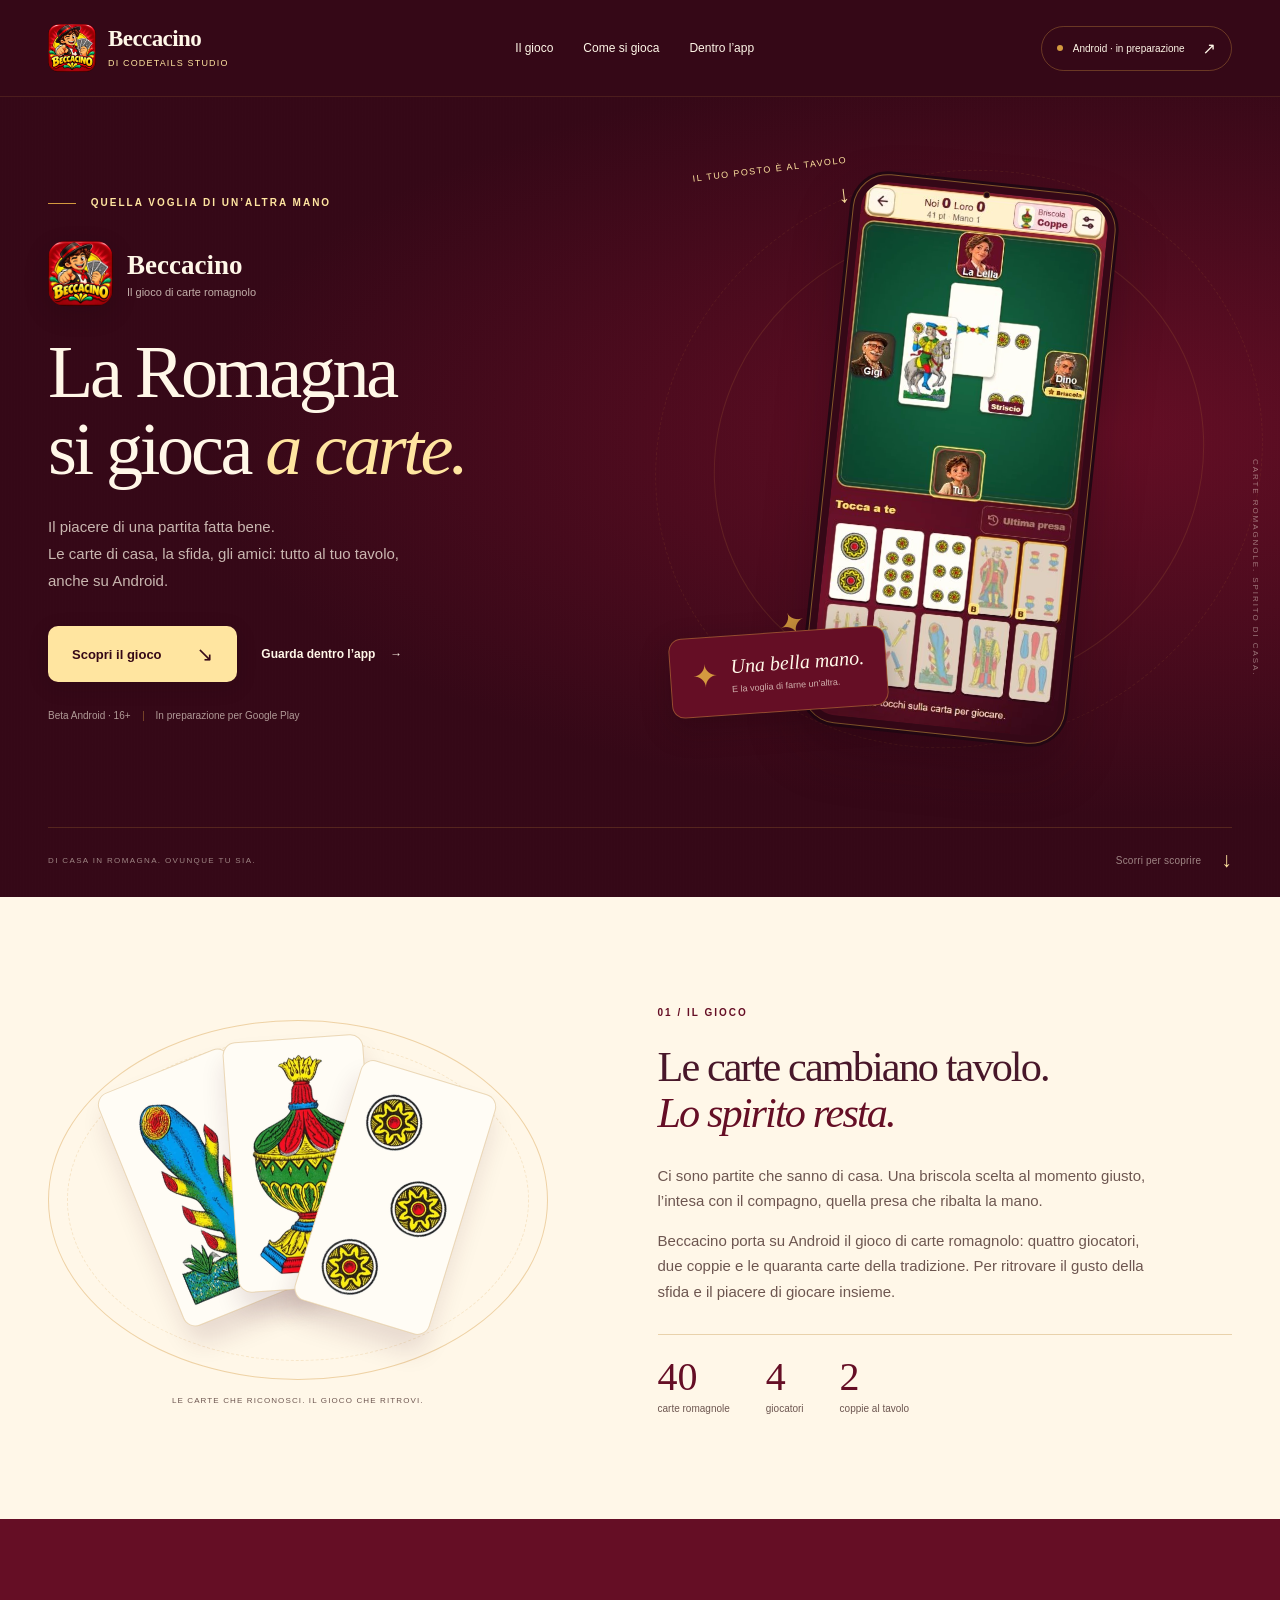
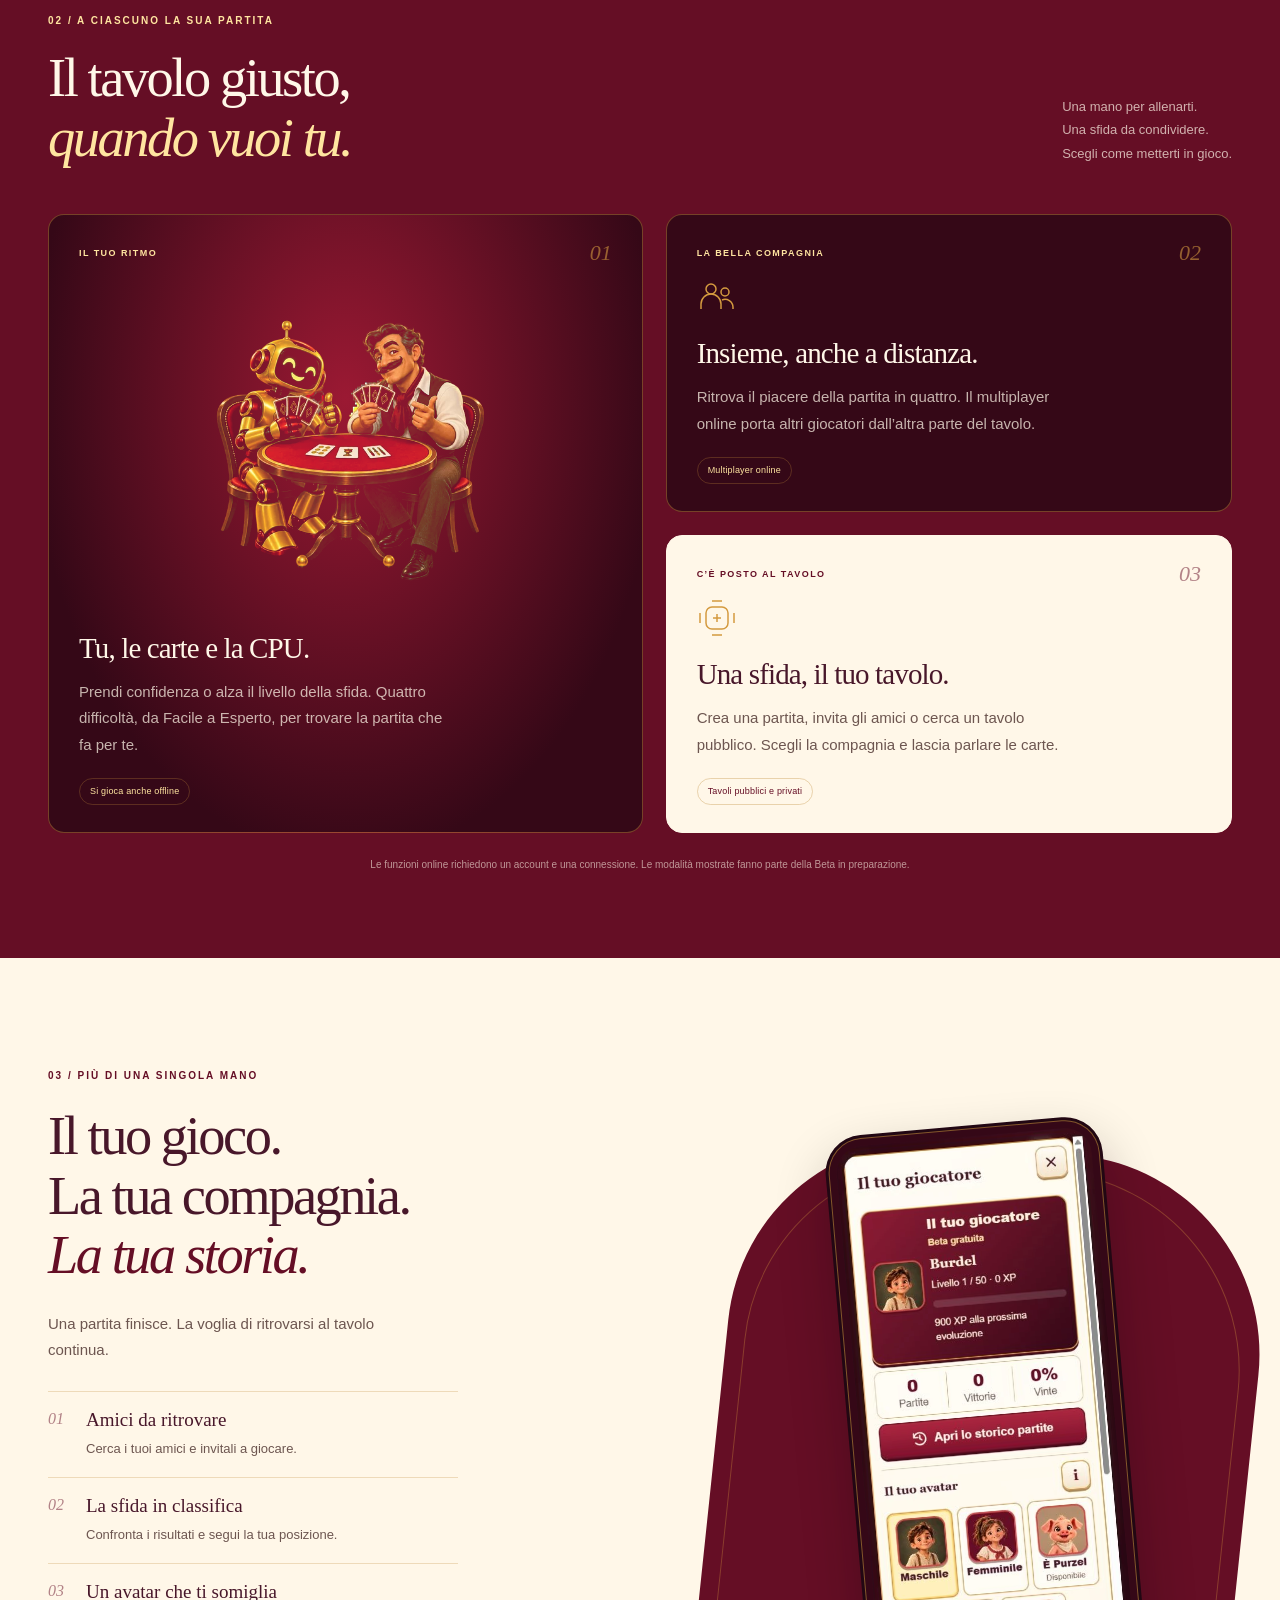
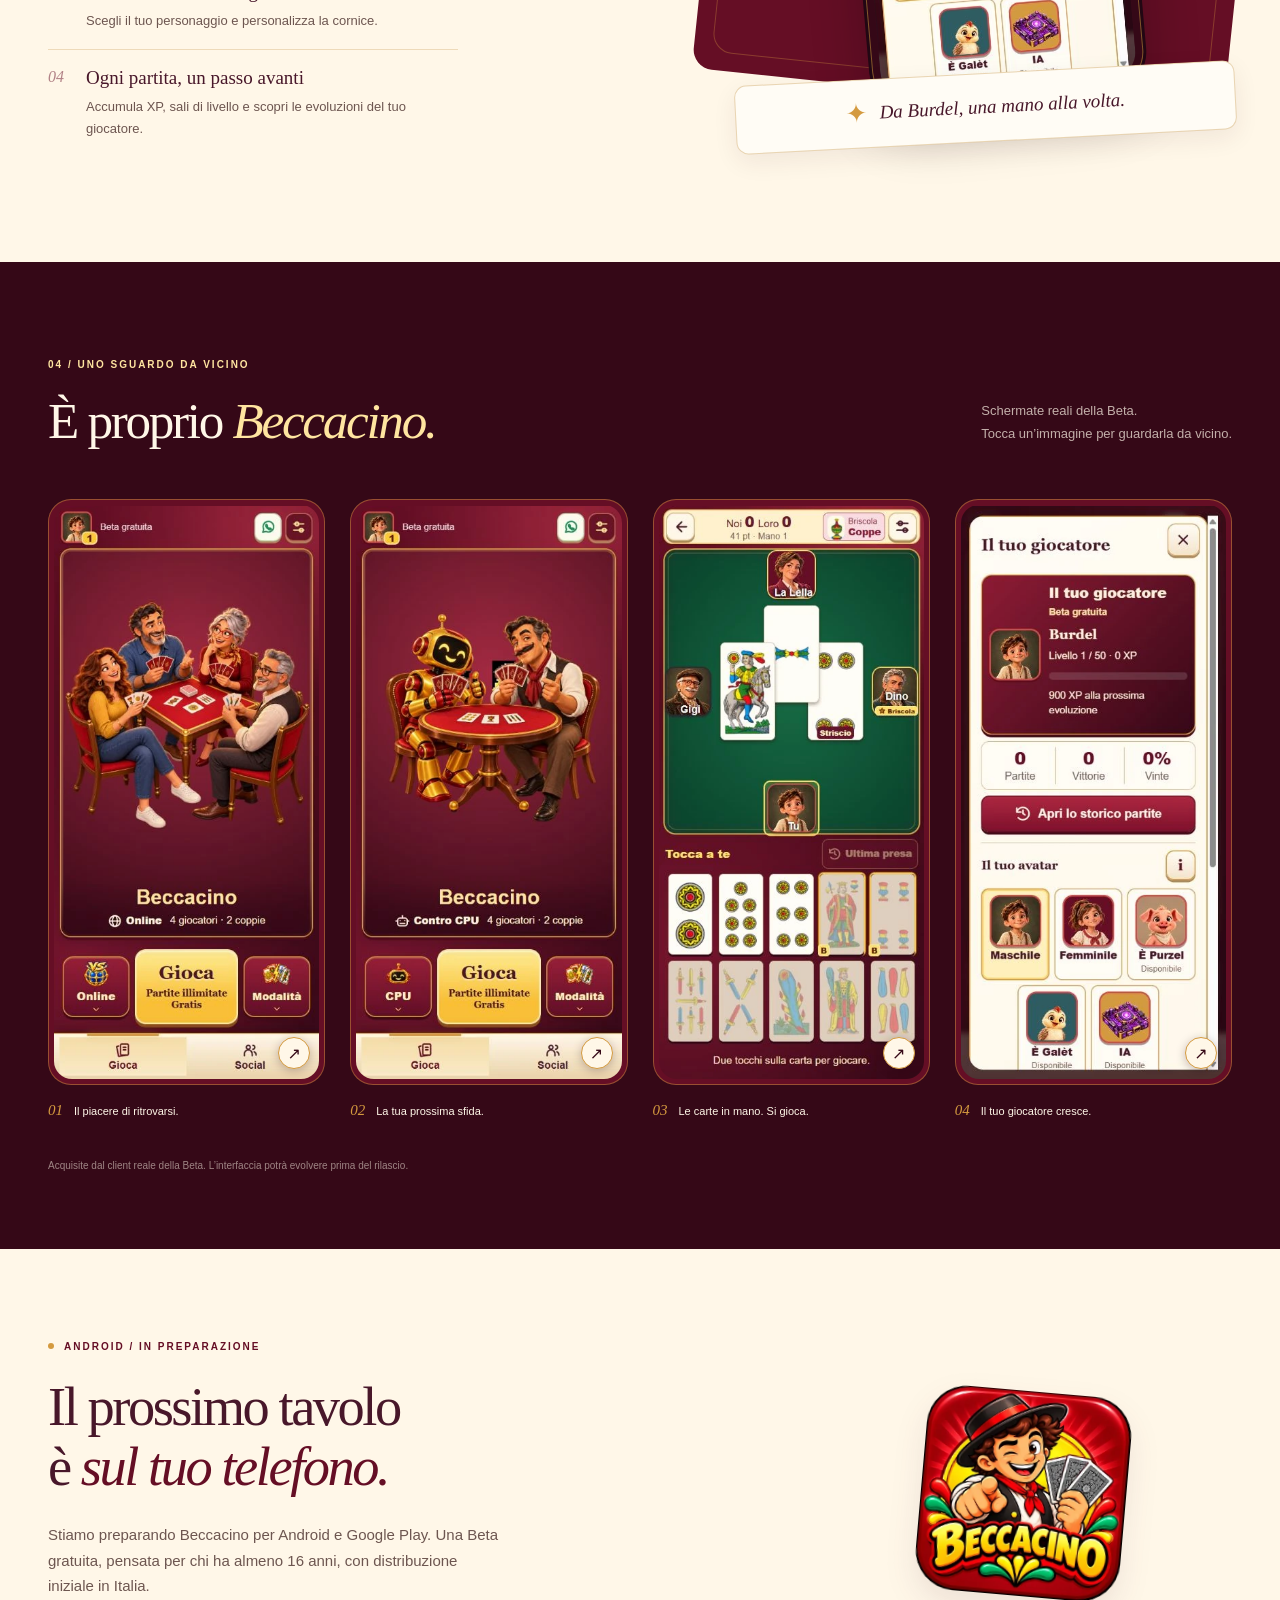
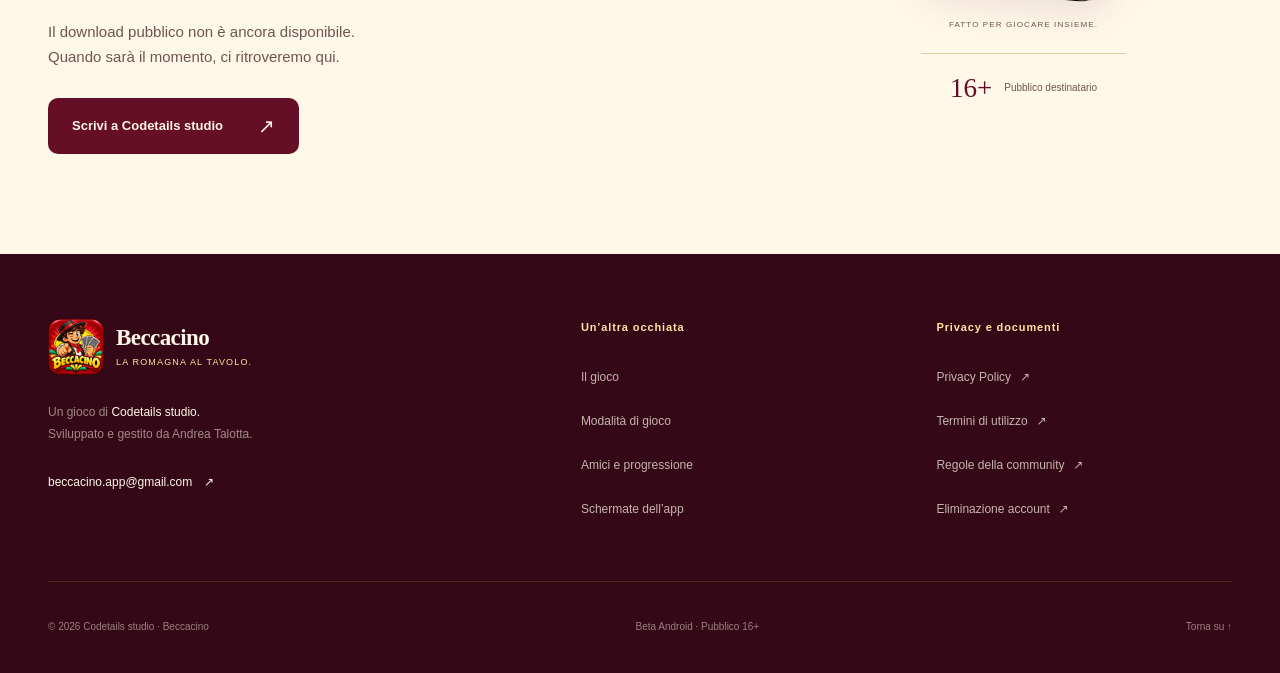
<file: index.html>
<!doctype html>
<html lang="it"><head><meta charset="utf-8"><meta name="viewport" content="width=device-width, initial-scale=1"><meta http-equiv="refresh" content="0;url=/beccacino-homepage/"><link rel="canonical" href="https://codetails-studio.github.io/beccacino-homepage/"><title>Beccacino — Homepage ufficiale</title></head><body><p>La homepage ufficiale di Beccacino è disponibile al <a href="/beccacino-homepage/">nuovo indirizzo</a>.</p></body></html>
</file>
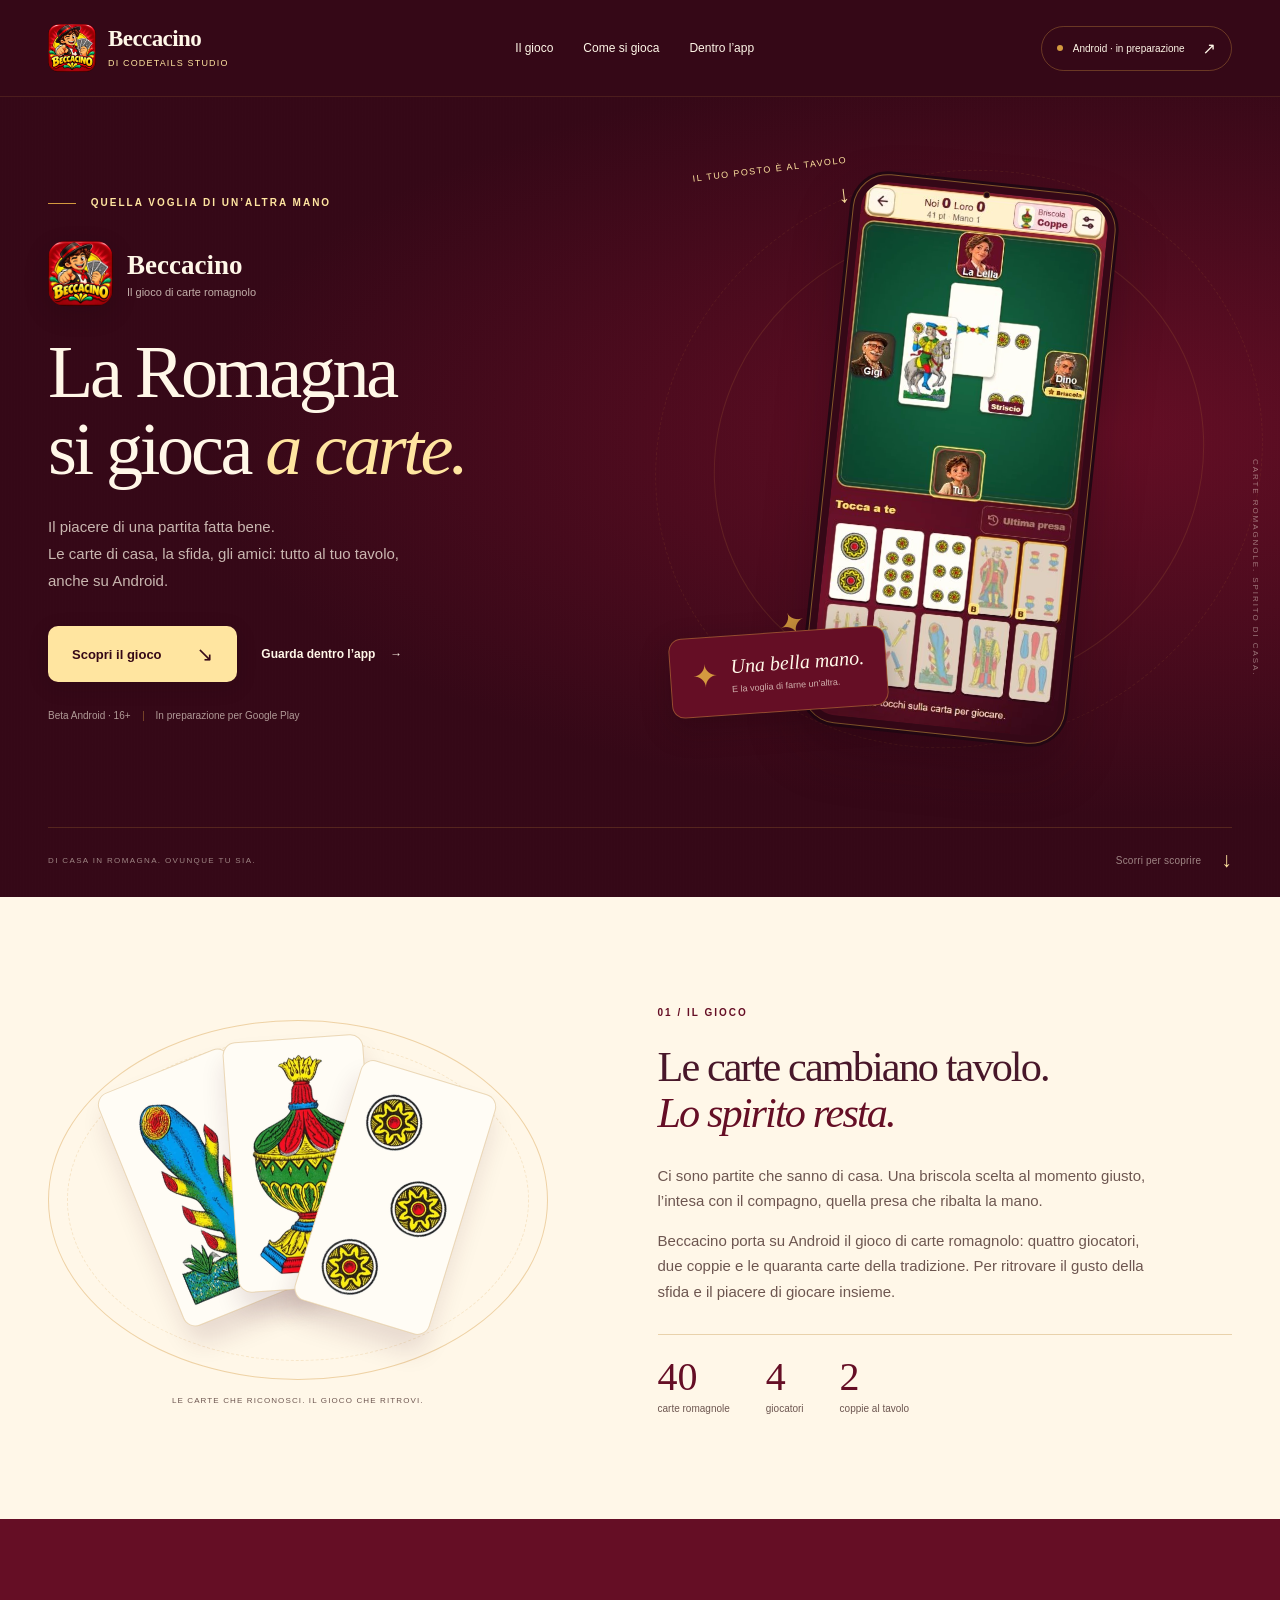
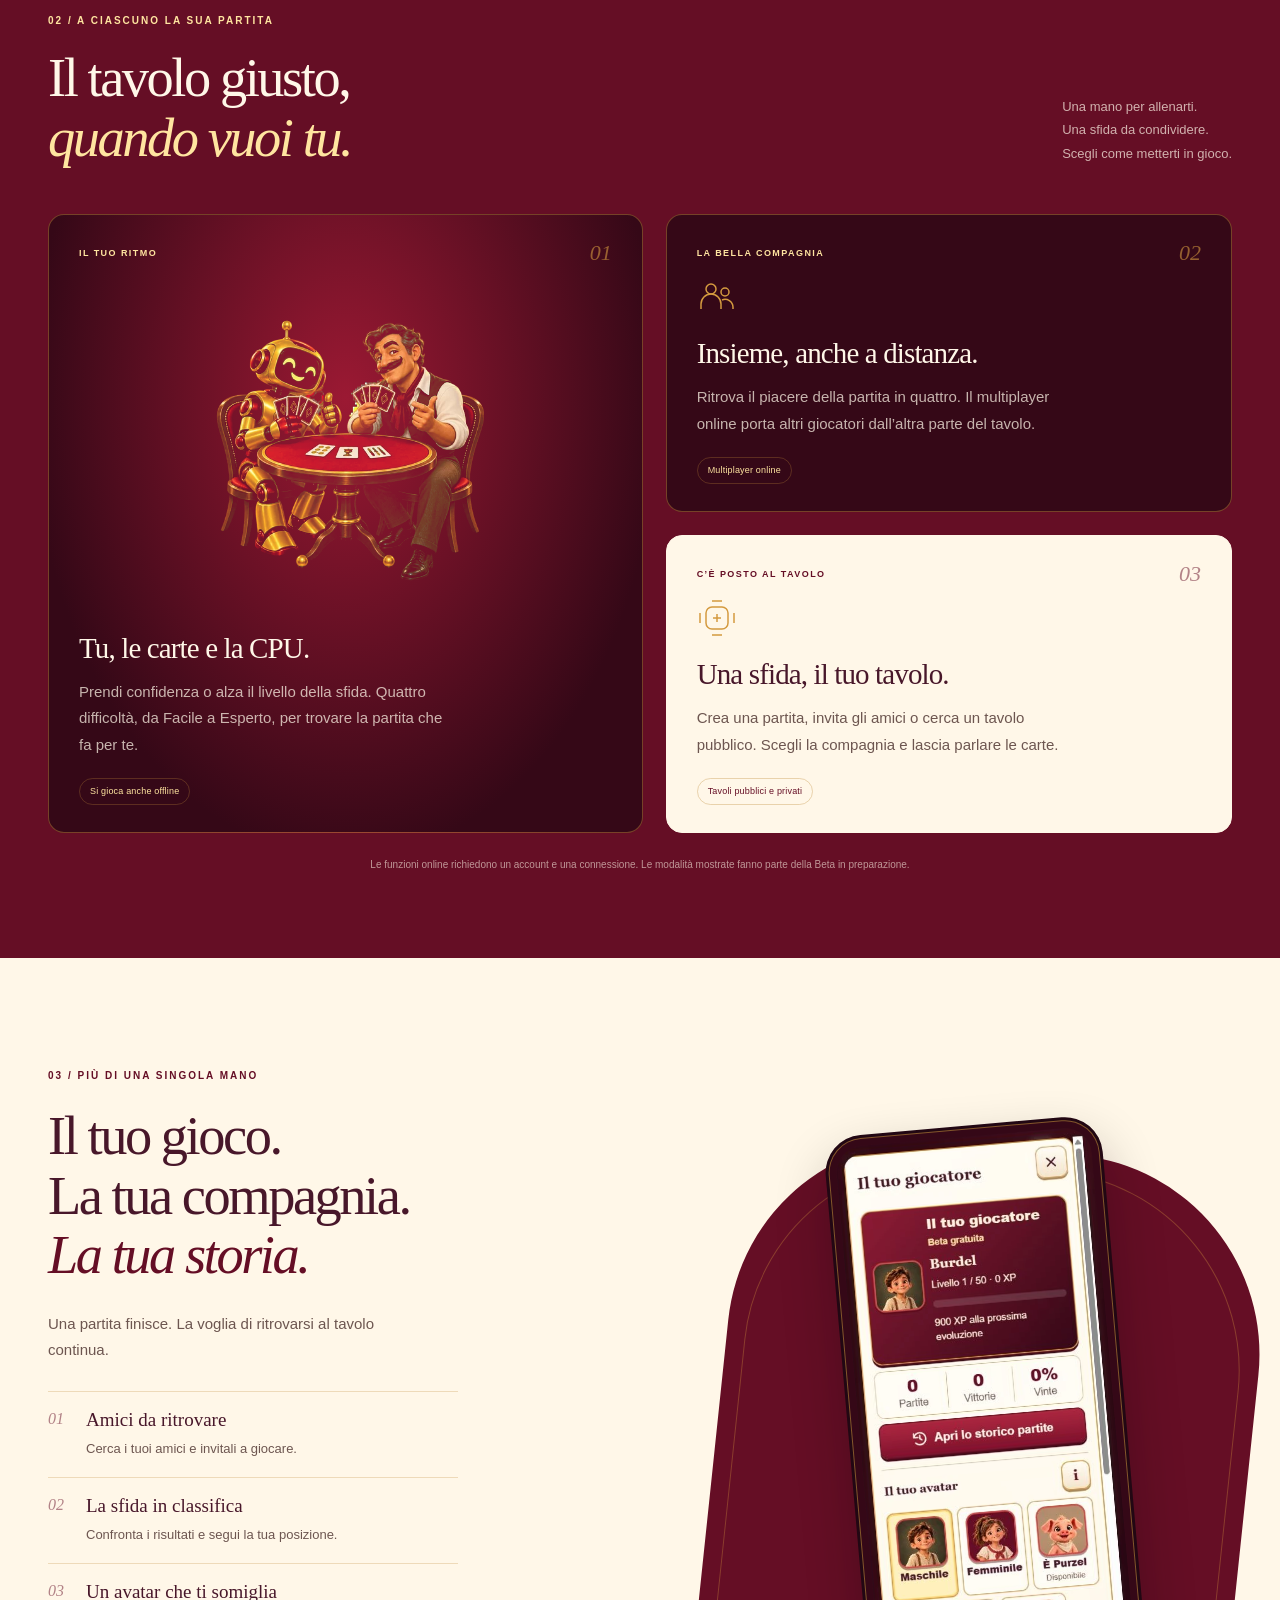
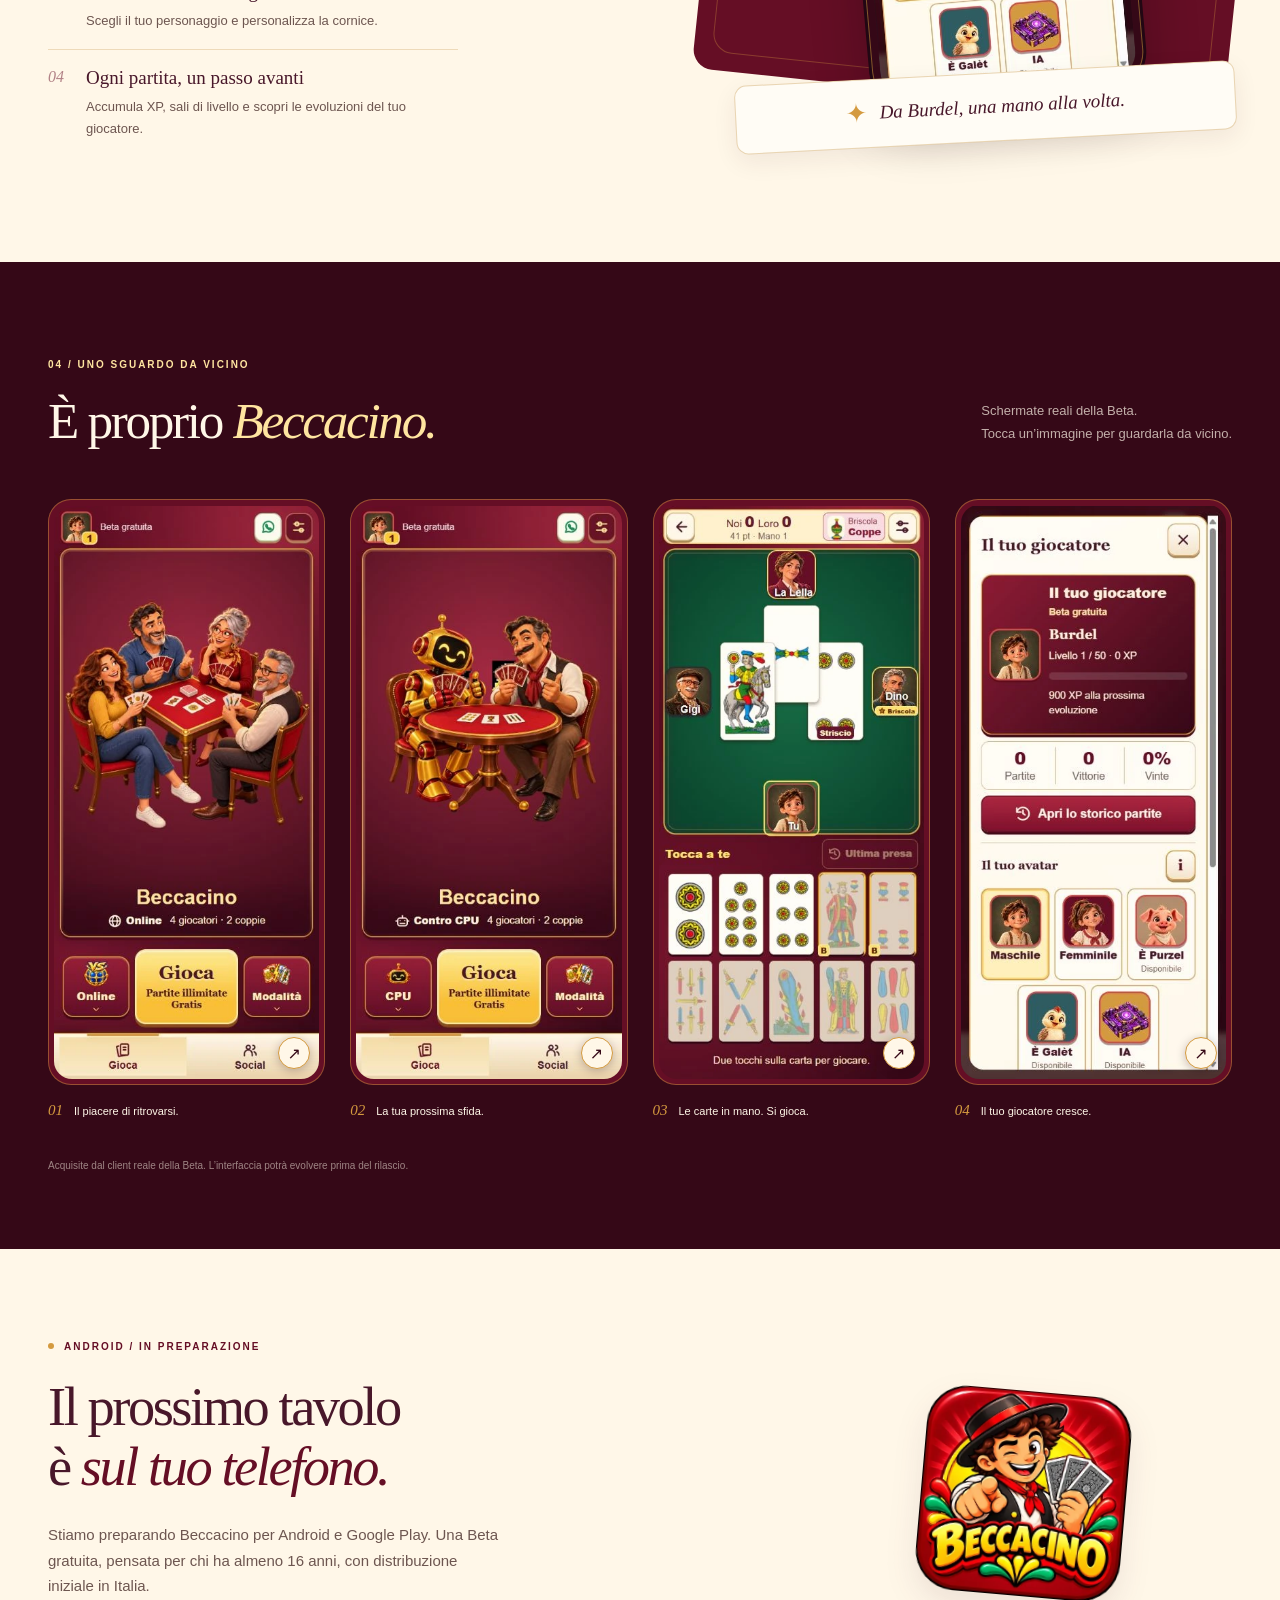
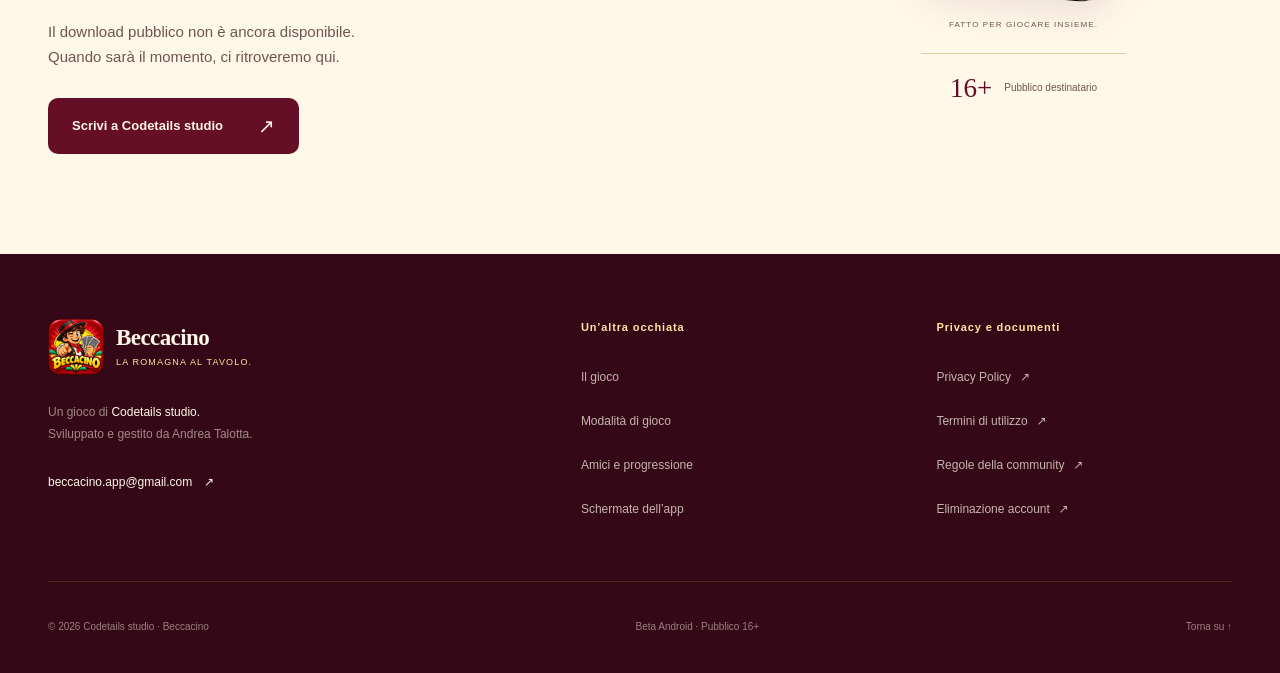
<file: beccacino-homepage/index.html>
<!doctype html>
<html lang="it">
<head>
  <meta charset="utf-8">
  <meta name="viewport" content="width=device-width, initial-scale=1">
  <meta name="theme-color" content="#350817">
  <meta name="description" content="Beccacino, il gioco di carte romagnolo di Codetails studio. Partite contro CPU, tavoli online, amici e progressione. Beta Android 16+, in preparazione per Google Play.">
  <meta name="color-scheme" content="light">
  <meta http-equiv="Content-Security-Policy" content="default-src 'self'; script-src 'self'; style-src 'self'; img-src 'self'; font-src 'self'; connect-src 'none'; object-src 'none'; base-uri 'self'; form-action 'none'">
  <title>Beccacino — La Romagna si gioca a carte.</title>
  <link rel="canonical" href="https://codetails-studio.github.io/beccacino-homepage/">
  <link rel="icon" type="image/png" href="assets/favicon.png">
  <meta property="og:type" content="website">
  <meta property="og:locale" content="it_IT">
  <meta property="og:site_name" content="Beccacino">
  <meta property="og:title" content="Beccacino — La Romagna si gioca a carte.">
  <meta property="og:description" content="Quattro giocatori, due coppie, una bella partita. Scopri il gioco di carte romagnolo di Codetails studio. Android, in preparazione.">
  <meta property="og:url" content="https://codetails-studio.github.io/beccacino-homepage/">
  <meta property="og:image" content="https://codetails-studio.github.io/beccacino-homepage/assets/social-card.jpg">
  <meta property="og:image:width" content="1200">
  <meta property="og:image:height" content="630">
  <meta property="og:image:alt" content="Logo ufficiale Beccacino e titolo La Romagna si gioca a carte">
  <meta name="twitter:card" content="summary_large_image">
  <!-- Search Console: inserire qui il meta tag autentico fornito da Google. -->
  <link rel="preload" as="image" href="assets/app-game.webp">
  <link rel="stylesheet" href="styles.css">
  <script src="site.js" defer></script>
</head>
<body>
  <a class="skip-link" href="#contenuto">Vai al contenuto</a>
  <header class="site-header">
    <div class="header-inner wrap">
      <a class="brand" href="#inizio" aria-label="Beccacino, torna all’inizio">
        <img src="assets/beccacino-logo.webp" alt="" width="48" height="48">
        <span>Beccacino<small>di Codetails studio</small></span>
      </a>
      <nav class="desktop-nav" aria-label="Navigazione principale">
        <a href="#gioco">Il gioco</a><a href="#modalita">Come si gioca</a><a href="#schermate">Dentro l’app</a>
      </nav>
      <a class="header-status" href="#android"><span class="status-dot" aria-hidden="true"></span>Android · in preparazione <span aria-hidden="true">↗</span></a>
      <button class="menu-button" aria-expanded="false" aria-controls="mobile-menu" aria-label="Apri navigazione"><span></span><span></span></button>
    </div>
    <nav id="mobile-menu" class="mobile-menu wrap" aria-label="Navigazione mobile" hidden>
      <a href="#gioco">Il gioco</a><a href="#modalita">Come si gioca</a><a href="#schermate">Dentro l’app</a><a href="#android">Android · in preparazione</a><a href="https://codetails-studio.github.io/beccacino-legal/">Privacy Policy</a>
    </nav>
  </header>
  <main id="contenuto">
    <section class="hero" id="inizio" aria-labelledby="hero-title">
      <div class="hero-grain" aria-hidden="true"></div>
      <div class="hero-content wrap">
        <div class="hero-copy">
          <p class="eyebrow light"><span class="tiny-line"></span> QUELLA VOGLIA DI UN’ALTRA MANO</p>
          <div class="hero-identity"><img src="assets/beccacino-logo.webp" width="76" height="76" alt="Logo ufficiale Beccacino"><div><span>Beccacino</span><small>Il gioco di carte romagnolo</small></div></div>
          <h1 id="hero-title">La Romagna<br> si gioca <em>a carte.</em></h1>
          <p class="hero-description">Il piacere di una partita fatta bene.<br> Le carte di casa, la sfida, gli amici: tutto al tuo tavolo, anche su Android.</p>
          <div class="hero-actions"><a class="button button-gold" href="#modalita">Scopri il gioco <span aria-hidden="true">↘</span></a><a class="text-link light" href="#schermate">Guarda dentro l’app <span aria-hidden="true">→</span></a></div>
          <div class="hero-note"><span>Beta Android · 16+</span><span class="note-divider" aria-hidden="true"></span><span>In preparazione per Google Play</span></div>
        </div>
        <div class="hero-visual">
          <div class="orbit orbit-one" aria-hidden="true"></div><div class="orbit orbit-two" aria-hidden="true"></div>
          <p class="visual-label">IL TUO POSTO È AL TAVOLO <span aria-hidden="true">↓</span></p>
          <div class="hero-phone phone"><img src="assets/app-game.webp" width="390" height="844" alt="Schermata reale di Beccacino: partita contro CPU, carte romagnole e tavolo di gioco" fetchpriority="high"><span class="phone-camera" aria-hidden="true"></span></div>
          <div class="floating-note"><span class="gold-spark" aria-hidden="true">✦</span><div>Una bella mano.<small>E la voglia di farne un’altra.</small></div></div>
          <span class="hero-vertical" aria-hidden="true">CARTE ROMAGNOLE. SPIRITO DI CASA.</span>
        </div>
      </div>
      <div class="hero-bottom wrap"><span>DI CASA IN ROMAGNA. OVUNQUE TU SIA.</span><a href="#gioco" aria-label="Scopri la tradizione del gioco">Scorri per scoprire <span aria-hidden="true">↓</span></a></div>
    </section>

    <section class="tradition section-ivory" id="gioco" aria-labelledby="tradition-title">
      <div class="tradition-inner wrap">
        <div class="tradition-art" aria-hidden="true"><span class="art-circle"></span><span class="card card-one"><img src="assets/bastoni.webp" width="220" height="392" alt="" loading="lazy"></span><span class="card card-two"><img src="assets/coppe.webp" width="220" height="392" alt="" loading="lazy"></span><span class="card card-three"><img src="assets/denari.webp" width="220" height="392" alt="" loading="lazy"></span><span class="art-caption">LE CARTE CHE RICONOSCI. IL GIOCO CHE RITROVI.</span></div>
        <div class="tradition-copy"><p class="eyebrow">01 / IL GIOCO</p><h2 id="tradition-title">Le carte cambiano tavolo.<br> <em>Lo spirito resta.</em></h2><p>Ci sono partite che sanno di casa. Una briscola scelta al momento giusto, l’intesa con il compagno, quella presa che ribalta la mano.</p><p>Beccacino porta su Android il gioco di carte romagnolo: quattro giocatori, due coppie e le quaranta carte della tradizione. Per ritrovare il gusto della sfida e il piacere di giocare insieme.</p><div class="game-numbers" aria-label="Quaranta carte, quattro giocatori, due coppie"><div><strong>40</strong><span>carte romagnole</span></div><div><strong>4</strong><span>giocatori</span></div><div><strong>2</strong><span>coppie al tavolo</span></div></div></div>
      </div>
    </section>

    <section class="modes section-wine" id="modalita" aria-labelledby="modes-title">
      <div class="wrap">
        <div class="section-heading"><div><p class="eyebrow light">02 / A CIASCUNO LA SUA PARTITA</p><h2 id="modes-title">Il tavolo giusto,<br> <em>quando vuoi tu.</em></h2></div><p>Una mano per allenarti.<br> Una sfida da condividere.<br> Scegli come metterti in gioco.</p></div>
        <div class="mode-grid">
          <article class="mode-card mode-cpu"><div class="mode-top"><span class="mode-label">IL TUO RITMO</span><span class="mode-number">01</span></div><div class="cpu-art"><img src="assets/sfida-cpu.webp" alt="Illustrazione originale dell’app: una sfida a carte tra giocatore e CPU" width="500" height="500" loading="lazy"></div><div class="mode-copy"><h3>Tu, le carte e la CPU.</h3><p>Prendi confidenza o alza il livello della sfida. Quattro difficoltà, da Facile a Esperto, per trovare la partita che fa per te.</p><span class="mode-tag">Si gioca anche offline</span></div></article>
          <div class="mode-stack">
            <article class="mode-card mode-online"><div class="mode-top"><span class="mode-label">LA BELLA COMPAGNIA</span><span class="mode-number">02</span></div><svg class="line-icon" viewBox="0 0 40 40" fill="none" stroke="currentColor" stroke-width="1.5" aria-hidden="true"><circle cx="14" cy="12" r="5"/><circle cx="28" cy="15" r="4"/><path d="M4 32v-5a10 10 0 0 1 20 0v5M25 23a8 8 0 0 1 11 7v2"/></svg><div class="mode-copy"><h3>Insieme, anche a distanza.</h3><p>Ritrova il piacere della partita in quattro. Il multiplayer online porta altri giocatori dall’altra parte del tavolo.</p><span class="mode-tag">Multiplayer online</span></div></article>
            <article class="mode-card mode-rooms"><div class="mode-top"><span class="mode-label">C’È POSTO AL TAVOLO</span><span class="mode-number">03</span></div><svg class="line-icon" viewBox="0 0 40 40" fill="none" stroke="currentColor" stroke-width="1.5" aria-hidden="true"><rect x="9" y="9" width="22" height="22" rx="6"/><path d="M15 3h10M15 37h10M3 15v10M37 15v10M16 20h8M20 16v8"/></svg><div class="mode-copy"><h3>Una sfida, il tuo tavolo.</h3><p>Crea una partita, invita gli amici o cerca un tavolo pubblico. Scegli la compagnia e lascia parlare le carte.</p><span class="mode-tag">Tavoli pubblici e privati</span></div></article>
          </div>
        </div>
        <p class="section-footnote">Le funzioni online richiedono un account e una connessione. Le modalità mostrate fanno parte della Beta in preparazione.</p>
      </div>
    </section>

    <section class="social section-ivory" id="compagnia" aria-labelledby="social-title">
      <div class="social-inner wrap">
        <div class="social-copy"><p class="eyebrow">03 / PIÙ DI UNA SINGOLA MANO</p><h2 id="social-title">Il tuo gioco.<br> La tua compagnia.<br> <em>La tua storia.</em></h2><p class="social-intro">Una partita finisce. La voglia di ritrovarsi al tavolo continua.</p><div class="social-features"><article><span>01</span><div><h3>Amici da ritrovare</h3><p>Cerca i tuoi amici e invitali a giocare.</p></div></article><article><span>02</span><div><h3>La sfida in classifica</h3><p>Confronta i risultati e segui la tua posizione.</p></div></article><article><span>03</span><div><h3>Un avatar che ti somiglia</h3><p>Scegli il tuo personaggio e personalizza la cornice.</p></div></article><article><span>04</span><div><h3>Ogni partita, un passo avanti</h3><p>Accumula XP, sali di livello e scopri le evoluzioni del tuo giocatore.</p></div></article></div></div>
        <div class="social-visual"><div class="social-backdrop" aria-hidden="true"></div><div class="social-phone phone"><img src="assets/app-profile.webp" width="390" height="844" alt="Schermata reale del profilo Beccacino con livello, XP, statistiche e scelta degli avatar" loading="lazy"></div><p class="social-caption"><span class="gold-spark" aria-hidden="true">✦</span> Da Burdel, una mano alla volta.</p></div>
      </div>
    </section>

    <section class="screens section-wine" id="schermate" aria-labelledby="screens-title">
      <div class="wrap"><div class="section-heading"><div><p class="eyebrow light">04 / UNO SGUARDO DA VICINO</p><h2 id="screens-title">È proprio <em>Beccacino.</em></h2></div><p>Schermate reali della Beta.<br> Tocca un’immagine per guardarla da vicino.</p></div>
        <div class="gallery" aria-label="Galleria di quattro schermate reali" tabindex="0">
          <figure><button class="screen-button" data-screen="0" aria-label="Ingrandisci schermata: il tavolo online"><img src="assets/app-home.webp" width="390" height="844" alt="Home Beccacino con la modalità online e quattro amici al tavolo" loading="lazy"><span class="screen-expand" aria-hidden="true">↗</span></button><figcaption><span>01</span>Il piacere di ritrovarsi.</figcaption></figure>
          <figure><button class="screen-button" data-screen="1" aria-label="Ingrandisci schermata: la sfida CPU"><img src="assets/app-cpu.webp" width="390" height="844" alt="Home Beccacino con la modalità contro CPU selezionata" loading="lazy"><span class="screen-expand" aria-hidden="true">↗</span></button><figcaption><span>02</span>La tua prossima sfida.</figcaption></figure>
          <figure><button class="screen-button" data-screen="2" aria-label="Ingrandisci schermata: una partita"><img src="assets/app-game.webp" width="390" height="844" alt="Una partita autentica contro CPU con le carte romagnole" loading="lazy"><span class="screen-expand" aria-hidden="true">↗</span></button><figcaption><span>03</span>Le carte in mano. Si gioca.</figcaption></figure>
          <figure><button class="screen-button" data-screen="3" aria-label="Ingrandisci schermata: il tuo giocatore"><img src="assets/app-profile.webp" width="390" height="844" alt="Profilo giocatore con XP, statistiche e avatar" loading="lazy"><span class="screen-expand" aria-hidden="true">↗</span></button><figcaption><span>04</span>Il tuo giocatore cresce.</figcaption></figure>
        </div><div class="gallery-footer"><p>Acquisite dal client reale della Beta. L’interfaccia potrà evolvere prima del rilascio.</p><div class="gallery-arrows"><button data-gallery-step="-1" aria-label="Scorri alle schermate precedenti">←</button><button data-gallery-step="1" aria-label="Scorri alle schermate successive">→</button></div></div>
      </div>
    </section>

    <section class="availability section-ivory" id="android" aria-labelledby="android-title"><div class="wrap availability-inner"><div class="availability-copy"><p class="eyebrow"><span class="status-dot" aria-hidden="true"></span> ANDROID / IN PREPARAZIONE</p><h2 id="android-title">Il prossimo tavolo<br> è <em>sul tuo telefono.</em></h2><p>Stiamo preparando Beccacino per Android e Google Play. Una Beta gratuita, pensata per chi ha almeno 16 anni, con distribuzione iniziale in Italia.</p><p class="release-note">Il download pubblico non è ancora disponibile.<br> Quando sarà il momento, ci ritroveremo qui.</p><a class="button button-wine" href="mailto:beccacino.app@gmail.com">Scrivi a Codetails studio <span aria-hidden="true">↗</span></a></div><div class="availability-mark"><img src="assets/beccacino-logo.webp" alt="Beccacino" width="240" height="240" loading="lazy"><span>FATTO PER GIOCARE INSIEME.</span><span class="age-mark">16+ <small>Pubblico destinatario</small></span></div></div></section>
  </main>
  <footer class="site-footer"><div class="wrap"><div class="footer-main"><div class="footer-brand"><a class="brand" href="#inizio"><img src="assets/beccacino-logo.webp" width="56" height="56" alt=""><span>Beccacino<small>La Romagna al tavolo.</small></span></a><p>Un gioco di <strong>Codetails studio.</strong><br> Sviluppato e gestito da Andrea Talotta.</p><a class="footer-email" href="mailto:beccacino.app@gmail.com">beccacino.app@gmail.com <span aria-hidden="true">↗</span></a></div><nav aria-label="Esplora Beccacino"><h2>Un’altra occhiata</h2><a href="#gioco">Il gioco</a><a href="#modalita">Modalità di gioco</a><a href="#compagnia">Amici e progressione</a><a href="#schermate">Schermate dell’app</a></nav><nav aria-label="Privacy e documenti"><h2>Privacy e documenti</h2><a href="https://codetails-studio.github.io/beccacino-legal/">Privacy Policy <span aria-hidden="true">↗</span></a><a href="https://codetails-studio.github.io/beccacino-legal/terms.html">Termini di utilizzo <span aria-hidden="true">↗</span></a><a href="https://codetails-studio.github.io/beccacino-legal/community.html">Regole della community <span aria-hidden="true">↗</span></a><a href="https://codetails-studio.github.io/beccacino-legal/delete-account.html">Eliminazione account <span aria-hidden="true">↗</span></a></nav></div><div class="footer-bottom"><span>© 2026 Codetails studio · Beccacino</span><span>Beta Android · Pubblico 16+</span><a href="#inizio">Torna su ↑</a></div></div></footer>
  <dialog class="image-dialog" aria-labelledby="image-caption"><div class="dialog-toolbar"><p id="image-caption"></p><button class="dialog-close" aria-label="Chiudi immagine">✕</button></div><img id="dialog-image" alt=""><div class="dialog-navigation"><button data-dialog-step="-1" aria-label="Schermata precedente">←</button><span id="image-count" aria-live="polite"></span><button data-dialog-step="1" aria-label="Schermata successiva">→</button></div></dialog>
</body>
</html>
</file>
<file: beccacino-homepage/styles.css>
/* Exact palette from SBECCHIAMO src/client/styles.css, --mp-* foundations. */
:root{--wine:#650e25;--deep:#350817;--red:#9b1933;--ivory:#fff7e8;--ivory-light:#fffcf5;--gold:#d49a3f;--gold-light:#ffe5a0;--ink:#48172a;--muted:#6d5650;--line:#d4ad70;--radius:16px;--font-body:Arial,Helvetica,system-ui,sans-serif;--font-display:Georgia,'Times New Roman',serif;color:var(--ink);background:var(--deep);font-family:var(--font-body);font-size:16px;font-synthesis:none;scroll-behavior:smooth;scroll-padding-top:100px}
*{box-sizing:border-box}body{margin:0}a{color:inherit;text-underline-offset:5px}button{font:inherit;color:inherit;cursor:pointer}button,a{-webkit-tap-highlight-color:transparent}button{touch-action:manipulation}img{display:block;max-width:100%;height:auto}h1,h2,h3,p,figure{margin:0}button:focus-visible,a:focus-visible,[tabindex]:focus-visible{outline:3px solid var(--gold);outline-offset:6px}button:disabled{opacity:.4;cursor:default}[hidden]{display:none!important}::selection{background:var(--gold);color:var(--deep)}.wrap{width:min(1200px,calc(100% - 96px));margin-inline:auto}.section-ivory{background:var(--ivory)}.section-wine{color:var(--ivory);background:var(--deep)}h1,h2,h3{font-family:var(--font-display);font-weight:400}h1,h2{letter-spacing:-.045em}h1 em,h2 em{font-weight:400}h2{font-size:clamp(38px,4.25vw,60px);line-height:1.1}p{line-height:1.7}a{text-decoration:none}.eyebrow{font-size:10px;font-weight:700;letter-spacing:.2em;line-height:1.5;color:var(--wine);margin-bottom:24px}.eyebrow.light{color:var(--gold-light)}.tiny-line{display:inline-block;width:28px;height:1px;background:var(--gold);vertical-align:middle;margin-right:10px}.button{display:inline-flex;align-items:center;justify-content:space-between;gap:35px;min-height:56px;padding:17px 23px;border:1px solid transparent;border-radius:10px;font-size:13px;font-weight:700;transition:transform .2s,background .2s,box-shadow .2s}.button:hover{transform:translateY(-3px)}.button span{font-size:20px;font-weight:400;line-height:1}.button-gold{color:var(--deep);background:var(--gold-light);box-shadow:0 5px 20px #18030b25}.button-gold:hover{background:var(--ivory)}.button-wine{background:var(--wine);color:var(--ivory)}.button-wine:hover{background:var(--red)}.text-link{display:inline-flex;align-items:center;gap:15px;min-height:48px;font-size:12px;font-weight:700}.text-link:hover{text-decoration:underline}.text-link.light{color:var(--ivory)}.skip-link{position:fixed;top:8px;left:16px;z-index:100;padding:14px 22px;background:var(--ivory);color:var(--deep);transform:translateY(-150%);border-radius:8px}.skip-link:focus{transform:translateY(0)}
.site-header{position:relative;z-index:20;background:var(--deep);color:var(--ivory);border-bottom:1px solid #d49a3f25}.header-inner{height:96px;display:flex;align-items:center;justify-content:space-between;gap:28px}.brand{display:inline-flex;align-items:center;gap:12px;flex-shrink:0}.brand img{border-radius:11px}.brand>span{font:700 23px/1.1 var(--font-display);letter-spacing:-.025em}.brand small{display:block;font:9px/1.4 var(--font-body);letter-spacing:.13em;text-transform:uppercase;color:var(--gold-light);margin-top:6px}.desktop-nav{display:flex;gap:30px}.desktop-nav a{font-size:12px;padding:15px 0;color:var(--ivory)}.desktop-nav a:hover{color:var(--gold-light)}.header-status{display:flex;align-items:center;gap:10px;padding:12px 15px;border:1px solid #d49a3f55;border-radius:30px;font-size:10px;white-space:nowrap}.header-status>span:last-child{margin-left:8px;font-size:16px}.status-dot{display:inline-block;width:6px;height:6px;background:var(--gold);border-radius:50%;flex:none}.menu-button{display:none;align-items:center;justify-content:center;flex-direction:column;gap:6px;width:44px;height:44px;border:1px solid #d49a3f66;border-radius:10px;background:none}.menu-button span{height:1px;width:18px;background:var(--ivory);transition:transform .2s}.menu-button[aria-expanded=true] span:first-child{transform:translateY(3.5px) rotate(45deg)}.menu-button[aria-expanded=true] span:last-child{transform:translateY(-3.5px) rotate(-45deg)}.mobile-menu{padding-block:6px 22px;display:flex;flex-direction:column}.mobile-menu a{min-height:48px;display:flex;align-items:center;border-bottom:1px solid #d49a3f22;font-size:14px}
.hero{position:relative;isolation:isolate;overflow:hidden;color:var(--ivory);background:radial-gradient(ellipse at 85% 42%,#650e25 0,transparent 58%),var(--deep)}.hero-grain{position:absolute;inset:0;z-index:-1;opacity:.13;background-image:repeating-linear-gradient(90deg,transparent 0 2px,#fff7e808 2px 3px);pointer-events:none}.hero-content{display:grid;grid-template-columns:1.1fr 1fr;align-items:center;min-height:730px;padding-block:64px 70px;gap:36px}.hero-copy{position:relative;z-index:2}.hero-copy>.eyebrow{margin-bottom:31px}.hero-identity{display:flex;gap:14px;align-items:center;margin-bottom:28px}.hero-identity img{border-radius:17px;width:65px;height:65px;box-shadow:0 8px 25px #18030b33}.hero-identity div>span{display:block;font:700 27px/1.2 var(--font-display)}.hero-identity small{display:block;font-size:11px;color:#fff7e8b3;margin-top:5px}.hero h1{font-size:clamp(58px,5.8vw,82px);line-height:1.04;max-width:650px}.hero h1 em{color:var(--gold-light)}.hero-description{font-size:15px;max-width:365px;color:#fff7e8bb;margin-top:25px;line-height:1.8}.hero-actions{display:flex;align-items:center;gap:24px;margin-top:32px}.hero-note{display:flex;align-items:center;gap:12px;flex-wrap:wrap;margin-top:26px;color:#fff7e89c;font-size:10px;line-height:1.5}.note-divider{height:10px;width:1px;background:#d49a3f66}.hero-visual{height:595px;position:relative;display:flex;align-items:center;justify-content:center}.phone{position:relative;overflow:hidden;border-radius:34px;background:var(--deep);padding:7px;box-shadow:0 0 0 1px #d49a3f8a,0 0 0 4px #220713,0 25px 55px #16020c50}.phone>img{border-radius:27px;width:100%;height:auto}.hero-phone{width:262px;transform:rotate(6deg);z-index:2;transition:transform .5s}.hero-phone:hover{transform:rotate(2deg) translateY(-5px)}.phone-camera{position:absolute;width:7px;height:7px;border:1px solid #d49a3f66;border-radius:50%;background:#220713;top:6px;left:50%;transform:translateX(-50%)}.orbit{position:absolute;border:1px solid #d49a3f24;border-radius:50%;width:460px;height:460px;transform:rotate(-25deg) scaleX(1.08);pointer-events:none}.orbit-two{width:570px;height:570px;border-style:dashed;opacity:.7}.orbit-one:before{content:'✦';position:absolute;left:12px;top:290px;color:var(--gold);font-size:30px}.visual-label{position:absolute;top:0;left:10px;color:var(--gold-light);font-size:9px;letter-spacing:.16em;transform:rotate(-7deg)}.visual-label span{font-size:24px;display:block;text-align:right;margin-top:6px}.hero-vertical{position:absolute;right:-28px;top:50%;writing-mode:vertical-rl;font-size:8px;letter-spacing:.24em;color:#fff7e873}.floating-note{position:absolute;left:-15px;bottom:45px;z-index:3;display:flex;align-items:center;gap:13px;border:1px solid #d49a3f70;background:var(--wine);border-radius:13px;padding:18px 21px;box-shadow:0 10px 30px #18030b44;transform:rotate(-4deg)}.gold-spark{color:var(--gold);font-size:31px}.floating-note div{font:italic 20px/1.2 var(--font-display)}.floating-note small{display:block;font:9px/1.3 var(--font-body);color:#fff7e8b0;margin-top:6px}.hero-bottom{display:flex;justify-content:space-between;align-items:center;gap:20px;padding-block:20px 25px;border-top:1px solid #d49a3f33;font-size:8px;letter-spacing:.17em;color:#fff7e885}.hero-bottom a{display:flex;gap:20px;align-items:center;letter-spacing:.02em;font-size:10px}.hero-bottom a span{font-size:21px;color:var(--gold-light)}
.tradition{padding-block:108px 105px}.tradition-inner{display:grid;grid-template-columns:1fr 1.15fr;align-items:center;gap:110px}.tradition-art{position:relative;height:390px}.art-circle{position:absolute;inset:5px 0 25px;border:1px solid #d49a3f66;border-radius:50%}.art-circle:after{content:'';position:absolute;inset:18px;border:1px dashed #d49a3f33;border-radius:50%}.card{position:absolute;width:141px;padding:8px;border:1px solid #d4ad7077;background:var(--ivory-light);border-radius:13px;box-shadow:0 18px 25px #48172a20;top:47px;left:50%}.card img{width:100%;height:auto}.card-one{transform:translateX(-115%) rotate(-22deg);z-index:1}.card-two{transform:translateX(-48%) rotate(-4deg);z-index:2;top:23px}.card-three{transform:translateX(19%) rotate(17deg);z-index:3;top:57px}.art-caption{position:absolute;bottom:0;width:100%;text-align:center;font-size:8px;letter-spacing:.14em;color:var(--muted)}.tradition-copy h2{font-size:clamp(35px,3.3vw,47px);margin-bottom:26px}.tradition-copy p:not(.eyebrow){color:var(--muted);font-size:14px;max-width:495px;margin-top:14px}.tradition-copy h2 em{color:var(--wine)}.game-numbers{display:flex;gap:36px;border-top:1px solid #d4ad7080;padding-top:22px;margin-top:30px}.game-numbers>div{display:grid;gap:6px}.game-numbers strong{font:40px/1 var(--font-display);color:var(--wine)}.game-numbers span{font-size:10px;color:var(--muted)}
.modes{padding-block:94px 85px;background:var(--wine)}.section-heading{display:flex;align-items:flex-end;justify-content:space-between;gap:50px;margin-bottom:45px}.section-heading h2 em{color:var(--gold-light)}.section-heading>p{font-size:13px;color:#fff7e8b3;max-width:280px;padding-bottom:4px;line-height:1.8}.section-heading .eyebrow{margin-bottom:21px}.mode-grid{display:grid;grid-template-columns:1.05fr 1fr;gap:23px}.mode-card{border:1px solid #d49a3f66;border-radius:var(--radius);overflow:hidden;position:relative;padding:27px 30px;transition:transform .25s,border-color .25s}.mode-card:hover{transform:translateY(-4px);border-color:var(--gold)}.mode-top{display:flex;justify-content:space-between;align-items:center}.mode-label{font-size:9px;font-weight:700;letter-spacing:.16em;color:var(--gold-light)}.mode-number{font:italic 22px/1 var(--font-display);color:#d49a3f99}.mode-cpu{display:flex;flex-direction:column;background:radial-gradient(ellipse at 50% 30%,#9b1933 0,var(--deep) 75%);min-height:600px}.cpu-art{position:relative;flex:1;min-height:310px;display:flex;align-items:center;justify-content:center}.cpu-art img{width:315px;max-height:330px;object-fit:contain;border-radius:30px;mix-blend-mode:lighten}.mode-copy h3{font-size:29px;line-height:1.15;letter-spacing:-.03em;margin-bottom:14px}.mode-copy p{font-size:13px;color:#fff7e8b8;max-width:365px;line-height:1.75}.mode-tag{display:inline-flex;font-size:9px;letter-spacing:.02em;border:1px solid #d49a3f40;border-radius:30px;min-height:27px;align-items:center;padding:5px 10px;margin-top:20px;color:var(--gold-light)}.mode-stack{display:grid;gap:23px}.mode-online{background:var(--deep)}.mode-rooms{background:var(--ivory);color:var(--ink);border-color:var(--ivory)}.mode-rooms .mode-label{color:var(--wine)}.mode-rooms .mode-copy p{color:var(--muted)}.mode-rooms .mode-number{color:#650e2580}.mode-rooms .mode-tag{color:var(--wine);border-color:#d4ad7080}.line-icon{width:40px;height:40px;color:var(--gold);margin-top:13px;margin-bottom:16px}.section-footnote{font-size:10px;color:#fff7e896;margin-top:24px;line-height:1.6;text-align:center}
.social{padding-block:110px 105px;overflow:hidden}.social-inner{display:grid;grid-template-columns:1.2fr 1fr;gap:100px;align-items:center}.social-copy h2{margin-bottom:25px}.social-copy h2 em{color:var(--wine)}.social-intro{font-size:14px;max-width:350px;color:var(--muted)}.social-features{margin-top:29px;max-width:410px}.social-features article{display:flex;gap:22px;padding-block:17px;border-top:1px solid #d4ad7066}.social-features article>span{color:#650e2580;font:italic 16px/1.3 var(--font-display)}.social-features h3{font-size:19px;line-height:1.2;margin-bottom:6px}.social-features p{font-size:12px;color:var(--muted);line-height:1.7}.social-visual{position:relative;min-height:670px;display:flex;align-items:center;justify-content:center}.social-backdrop{position:absolute;inset:70px -20px 50px;background:var(--wine);border-radius:200px 200px 20px 20px;transform:rotate(6deg)}.social-backdrop:before{content:'';position:absolute;inset:18px;border:1px solid #d49a3f55;border-radius:inherit}.social-phone{width:270px;transform:rotate(-5deg)}.social-caption{position:absolute;bottom:5px;left:-4px;right:-4px;display:flex;gap:12px;align-items:center;justify-content:center;background:var(--ivory-light);padding:18px 12px;border:1px solid #d4ad7080;border-radius:12px;font:italic 19px/1.2 var(--font-display);box-shadow:0 8px 24px #48172a13;transform:rotate(-3deg)}.social-caption .gold-spark{font-size:26px}
.screens{padding-block:95px 75px}.screens .section-heading{margin-bottom:44px}.screens h2{font-size:clamp(35px,4vw,56px)}.gallery{display:grid;grid-template-columns:repeat(4,minmax(0,1fr));gap:25px;overflow-x:auto;padding:6px 5px 15px;margin-inline:-5px;scrollbar-width:thin;scrollbar-color:var(--gold) var(--deep);scroll-snap-type:x mandatory}.gallery figure{min-width:0;scroll-snap-align:start}.screen-button{display:block;position:relative;padding:5px;border:1px solid #d49a3f77;border-radius:23px;background:var(--wine);width:100%;transition:transform .25s}.screen-button>img{width:100%;border-radius:18px;aspect-ratio:390/844;object-fit:contain}.screen-button:hover{transform:translateY(-5px)}.screen-expand{position:absolute;right:14px;bottom:15px;background:var(--ivory);color:var(--deep);display:grid;place-items:center;width:32px;height:32px;border:1px solid var(--gold);border-radius:50%;box-shadow:0 2px 10px #22071340}.gallery figcaption{font-size:11px;margin-top:18px;line-height:1.5;display:flex;gap:11px;align-items:baseline}.gallery figcaption span{color:var(--gold);font:italic 15px/1 var(--font-display)}.gallery-footer{display:flex;justify-content:space-between;align-items:center;gap:30px;margin-top:22px}.gallery-footer>p{font-size:10px;max-width:500px;color:#fff7e885}.gallery-arrows{display:none;gap:8px}.gallery-arrows button,.dialog-navigation button{display:grid;place-items:center;min-width:44px;min-height:44px;border:1px solid #d49a3f66;border-radius:50%;background:transparent;color:var(--ivory)}.gallery-arrows button:hover,.dialog-navigation button:hover{background:var(--wine)}
.availability{padding-block:90px 100px}.availability-inner{display:grid;grid-template-columns:1.6fr 1fr;gap:100px;align-items:center}.availability .eyebrow{display:flex;align-items:center;gap:10px}.availability-copy h2{margin-bottom:25px}.availability-copy h2 em{color:var(--wine)}.availability-copy>p:not(.eyebrow){font-size:14px;color:var(--muted);max-width:450px}.availability-copy p.release-note{font-size:12px;margin-top:20px}.availability-copy .button{margin-top:28px}.availability-mark{display:flex;align-items:center;flex-direction:column;gap:24px;position:relative}.availability-mark>img{width:205px;transform:rotate(5deg);filter:drop-shadow(0 14px 15px #48172a18);border-radius:40px}.availability-mark>span:not(.age-mark){font-size:8px;color:var(--muted);letter-spacing:.14em}.age-mark{display:flex;gap:12px;align-items:center;border-top:1px solid #d4ad7099;padding-top:21px;width:205px;justify-content:center;color:var(--wine);font:27px/1 var(--font-display)}.age-mark small{font:10px/1.4 var(--font-body);color:var(--muted)}
.site-footer{color:var(--ivory);padding-block:65px 25px;background:var(--deep)}.footer-main{display:grid;grid-template-columns:1.6fr 1fr 1fr;gap:60px;padding-bottom:50px}.footer-brand>p{font-size:11px;color:#fff7e88a;line-height:1.8;margin-top:23px}.footer-brand>p strong{font-weight:400;color:var(--ivory)}.footer-email{display:inline-flex;align-items:center;gap:12px;margin-top:15px;font-size:11px;min-height:44px}.footer-main nav{display:flex;flex-direction:column;align-items:flex-start}.footer-main nav h2{font:700 10px/1.5 var(--font-body);color:var(--gold-light);letter-spacing:.08em;margin-bottom:20px}.footer-main nav a{font-size:11px;min-height:37px;display:flex;align-items:center;gap:9px;color:#fff7e8b8}.footer-main a:hover{text-decoration:underline;color:var(--gold-light)}.footer-bottom{display:flex;justify-content:space-between;align-items:center;gap:25px;border-top:1px solid #d49a3f33;padding-top:22px;font-size:9px;color:#fff7e880}.footer-bottom>a{min-height:44px;display:flex;align-items:center}.image-dialog{padding:14px 22px;border:1px solid var(--gold);border-radius:20px;background:var(--deep);color:var(--ivory);max-height:calc(100dvh - 24px);width:min(510px,calc(100% - 24px));overflow:auto;box-shadow:0 24px 90px #18030b77}.image-dialog::backdrop{background:#18030be6;backdrop-filter:blur(8px)}.dialog-toolbar{display:flex;justify-content:space-between;align-items:center;gap:20px;margin-bottom:12px}.dialog-toolbar p{font-size:12px}.dialog-close{display:grid;place-items:center;flex:none;width:44px;height:44px;background:transparent;border:1px solid #d49a3f77;border-radius:50%;color:var(--ivory)}#dialog-image{max-height:calc(100dvh - 190px);width:auto;max-width:100%;margin-inline:auto;border-radius:12px;object-fit:contain}.dialog-navigation{display:flex;justify-content:center;align-items:center;gap:30px;margin-top:14px}.dialog-navigation span{font-size:11px;color:var(--gold-light)}
@media(min-width:1500px){.hero-content{min-height:780px}.hero h1{font-size:86px}.hero-phone{width:280px}.hero-visual{height:635px}}
@media(max-width:1100px){.wrap{width:calc(100% - 64px)}.desktop-nav{gap:20px}.header-status{font-size:9px;padding-inline:10px}.hero-content{gap:20px;min-height:690px}.hero h1{font-size:64px}.hero-phone{width:240px}.hero-visual{height:560px}.hero-actions{gap:18px;flex-wrap:wrap}.hero-vertical{right:-15px}.floating-note{left:-8px;padding:16px;bottom:20px}.tradition-inner{gap:65px}.tradition-art{height:350px}.card{width:120px}.social-inner{gap:65px}.social-backdrop{inset-inline:-5px}.social-phone{width:250px}.social-visual{min-height:630px}.mode-card{padding:24px}.mode-copy h3{font-size:26px}.footer-main{gap:35px}.availability-inner{gap:65px}}
@media(max-width:850px){.desktop-nav{display:none}.header-inner{height:82px}.header-status{margin-left:auto;font-size:9px}.menu-button{display:flex}.hero-content{grid-template-columns:1.1fr 1fr;padding-block:45px 55px;min-height:620px;gap:14px}.hero h1{font-size:54px}.hero-copy>.eyebrow{font-size:8px;letter-spacing:.14em}.hero-identity{margin-bottom:24px}.hero-identity img{width:50px;height:50px}.hero-identity div>span{font-size:23px}.hero-description{font-size:13px}.hero-actions{gap:8px;margin-top:23px}.button{font-size:12px;padding-inline:19px;gap:25px}.hero-actions .text-link{font-size:10px}.hero-note{font-size:9px;gap:8px}.hero-note .note-divider{display:none}.hero-phone{width:210px}.hero-visual{height:500px}.floating-note{left:-14px;bottom:12px;padding:14px}.floating-note div{font-size:17px}.floating-note small{font-size:8px}.visual-label{font-size:7px;left:0}.hero-vertical{display:none}.orbit{width:320px;height:320px}.orbit-two{width:395px;height:395px}.tradition{padding-block:75px}.tradition-inner{gap:45px;grid-template-columns:.9fr 1.1fr}.tradition-art{height:310px}.card{width:105px;padding:6px;top:45px}.card-two{top:25px}.card-three{top:55px}.art-caption{font-size:7px;letter-spacing:.08em}.tradition-copy h2{font-size:34px}.tradition-copy p:not(.eyebrow){font-size:12px}.game-numbers{gap:23px}.game-numbers strong{font-size:33px}.game-numbers span{font-size:8px}.section-heading>p{font-size:12px;max-width:210px}.modes{padding-block:75px 60px}.mode-grid{gap:16px}.mode-stack{gap:16px}.mode-card{padding:23px}.mode-copy h3{font-size:24px}.mode-copy p{font-size:12px}.cpu-art{min-height:290px}.mode-cpu{min-height:580px}.social{padding-block:80px}.social-inner{gap:45px}.social-phone{width:215px}.social-visual{min-height:540px}.social-caption{font-size:15px;padding:15px 8px}.social-copy h2{font-size:43px}.social-features article{gap:15px}.social-features h3{font-size:18px}.social-features p{font-size:11px}.screens{padding-block:75px 60px}.gallery{grid-template-columns:repeat(4,215px);gap:22px}.gallery-arrows{display:flex}.availability{padding-block:75px}.availability-inner{gap:40px}.availability-copy h2{font-size:43px}.availability-mark>img{width:180px}.footer-main{grid-template-columns:1.4fr 1fr 1fr;gap:25px}.footer-main nav a{font-size:10px}}
@media(max-width:600px){:root{scroll-padding-top:20px}.wrap{width:calc(100% - 40px)}.header-inner{height:77px;gap:14px}.brand img{width:43px;height:43px;border-radius:10px}.brand>span{font-size:22px}.brand small{font-size:8px;letter-spacing:.1em}.header-status{display:none}.menu-button{margin-left:auto}.hero-content{grid-template-columns:1fr;padding-top:39px;padding-bottom:43px;gap:0}.hero-copy>.eyebrow{font-size:8px;margin-bottom:25px;letter-spacing:.12em}.tiny-line{width:22px;margin-right:6px}.hero-identity{gap:12px;margin-bottom:26px}.hero-identity img{width:54px;height:54px;border-radius:12px}.hero-identity div>span{font-size:24px}.hero-identity small{font-size:10px;margin-top:4px}.hero h1{font-size:clamp(44px,11.2vw,65px);line-height:1.07;letter-spacing:-.045em}.hero-description{font-size:13px;max-width:320px;line-height:1.85;margin-top:20px}.hero-actions{margin-top:27px;gap:17px;flex-wrap:wrap}.hero-actions .button{min-height:53px;padding:15px 19px;font-size:12px;gap:24px}.hero-actions .text-link{font-size:10px;gap:8px}.hero-note{font-size:8px;gap:8px;margin-top:20px;line-height:1.7}.hero-note .note-divider{display:block}.hero-visual{height:550px;margin-top:36px}.hero-phone{width:232px;transform:rotate(5deg)}.hero-phone:hover{transform:rotate(5deg)}.orbit{width:320px;height:320px}.orbit-two{width:390px;height:390px}.visual-label{top:10px;left:0;font-size:7px;max-width:100px;line-height:1.6}.visual-label span{margin-top:5px}.floating-note{left:0;bottom:7px;padding:14px 17px}.floating-note div{font-size:18px}.floating-note small{font-size:8px}.hero-bottom{padding-block:19px 21px}.hero-bottom>span{font-size:6px;max-width:140px;line-height:1.8;letter-spacing:.12em}.hero-bottom>a{font-size:8px;gap:10px}.tradition{padding-block:60px}.tradition-inner{grid-template-columns:1fr;gap:35px}.tradition-art{height:320px;width:min(330px,100%);margin:auto;order:2}.card{width:113px;top:40px}.card-two{top:18px}.card-three{top:50px}.art-circle{inset:0 5px 20px}.art-caption{font-size:6px;bottom:0}.tradition-copy h2{font-size:37px;margin-bottom:21px}.eyebrow{font-size:8px;margin-bottom:20px;letter-spacing:.17em}.tradition-copy p:not(.eyebrow){font-size:13px;line-height:1.85;max-width:100%}.game-numbers{justify-content:space-between;gap:16px;margin-top:26px;padding-top:22px;padding-right:14px}.game-numbers strong{font-size:36px}.game-numbers span{font-size:9px}.modes{padding-block:60px 50px}.section-heading{display:block;margin-bottom:29px}.section-heading h2{font-size:40px}.section-heading .eyebrow{margin-bottom:20px}.section-heading>p{font-size:12px;margin-top:22px;max-width:310px}.section-heading>p br{display:none}.mode-grid{grid-template-columns:1fr;gap:16px}.mode-stack{gap:16px}.mode-cpu{min-height:490px}.mode-card{padding:25px}.cpu-art{min-height:245px}.cpu-art img{width:255px;max-height:270px}.mode-copy h3{font-size:27px}.mode-copy p{font-size:12px;line-height:1.8}.mode-label{font-size:8px}.mode-tag{font-size:9px}.mode-online,.mode-rooms{min-height:285px}.line-icon{margin-bottom:20px}.section-footnote{font-size:9px;max-width:310px;margin-inline:auto;margin-top:22px}.social{padding-block:60px}.social-inner{grid-template-columns:1fr;gap:35px}.social-copy h2{font-size:42px}.social-intro{font-size:13px;max-width:290px}.social-features{margin-top:28px;max-width:none}.social-features article{padding-block:17px;gap:20px}.social-features h3{font-size:20px}.social-features p{font-size:12px}.social-visual{width:min(335px,100%);margin:auto;min-height:610px}.social-phone{width:247px}.social-backdrop{inset:55px 0 50px}.social-caption{left:-2px;right:-2px;bottom:5px;font-size:17px;padding:17px 8px}.screens{padding-block:60px 45px}.screens h2{font-size:40px}.screens .section-heading{margin-bottom:28px}.gallery{grid-template-columns:repeat(4,236px);gap:22px;margin-inline:-20px;padding-inline:20px;scroll-padding-left:20px;scrollbar-width:none}.gallery::-webkit-scrollbar{display:none}.gallery figcaption{font-size:11px;margin-top:17px}.gallery-footer{margin-top:15px;gap:15px}.gallery-footer>p{font-size:9px;line-height:1.7;max-width:225px}.gallery-arrows{gap:6px}.gallery-arrows button{min-width:38px;min-height:44px}.availability{padding-block:60px}.availability-inner{grid-template-columns:1fr;gap:50px}.availability-copy h2{font-size:40px;margin-bottom:23px}.availability-copy>p:not(.eyebrow){font-size:13px;line-height:1.85}.availability-copy p.release-note{font-size:12px}.availability-copy .button{font-size:12px;margin-top:24px}.availability-mark{gap:22px}.availability-mark>img{width:185px;border-radius:34px}.availability-mark>span:not(.age-mark){font-size:7px}.age-mark{font-size:27px;width:220px;padding-top:22px}.site-footer{padding-top:45px}.footer-main{grid-template-columns:1fr 1fr;gap:35px 20px;padding-bottom:30px}.footer-brand{grid-column:1/-1}.footer-brand>.brand img{width:54px;height:54px}.footer-brand>.brand>span{font-size:25px}.footer-brand>p{font-size:11px;margin-top:22px}.footer-email{font-size:12px;margin-top:8px}.footer-main nav h2{font-size:9px;letter-spacing:.05em;margin-bottom:13px}.footer-main nav a{font-size:10px;min-height:44px;line-height:1.5}.footer-bottom{flex-wrap:wrap;gap:6px 18px;font-size:8px;padding-top:18px}.footer-bottom>a{margin-left:auto}.image-dialog{padding:10px 12px}.dialog-toolbar p{font-size:11px}.dialog-toolbar{gap:10px}#dialog-image{max-height:calc(100dvh - 180px)}}
@media(max-width:360px){.wrap{width:calc(100% - 32px)}.hero-actions{gap:4px 12px}.hero-actions .text-link{font-size:9px}.hero-note{font-size:7px}.hero-visual{height:515px}.hero-phone{width:215px}.floating-note{padding:12px 14px}.floating-note div{font-size:16px}.hero-copy>.eyebrow{font-size:7px}.tradition-copy h2{font-size:32px}.section-heading h2,.availability-copy h2{font-size:36px}.social-copy h2{font-size:38px}.gallery{margin-inline:-16px;padding-inline:16px}.social-visual{min-height:580px}.social-phone{width:232px}.social-caption{font-size:15px}}
.card{aspect-ratio:364/648;display:flex;align-items:center;justify-content:center}.card img{max-height:100%;object-fit:contain}
.section-ivory :is(a,button,[tabindex]):focus-visible{outline-color:var(--wine)}
@media(max-width:360px){.card{width:98px}}
.tradition-copy p:not(.eyebrow),.mode-copy p,.social-intro,.availability-copy>p:not(.eyebrow){font-size:15px}.social-features p{font-size:13px}.footer-main nav a{font-size:12px;min-height:44px}.footer-brand>p,.footer-email{font-size:12px}.footer-main nav h2{font-size:11px}.footer-bottom{font-size:10px}
@media(max-width:850px){.tradition-copy p:not(.eyebrow),.mode-copy p,.social-intro,.availability-copy>p:not(.eyebrow){font-size:14px}.mode-copy h3{font-size:25px}.footer-main{gap:30px 20px}.footer-main nav a{font-size:11px}}
@media(max-width:600px){.eyebrow,.hero-copy>.eyebrow{font-size:9px}.hero-description{font-size:14px}.social-features p{font-size:13px}.footer-main nav a{font-size:12px}.footer-main nav h2{font-size:10px}.availability-copy p.release-note{font-size:13px}.hero-note{font-size:9px}.hero-note .note-divider{display:none}.hero-note>span:last-child{flex-basis:100%}.gallery-footer>p{font-size:10px}}
@media(prefers-reduced-motion:reduce){:root{scroll-behavior:auto}*,*:before,*:after{animation:none!important;transition:none!important;scroll-behavior:auto!important}.hero-phone:hover,.button:hover,.mode-card:hover,.screen-button:hover{transform:none}.hero-phone,.social-phone,.floating-note,.social-caption{transform:none}}
</file>
